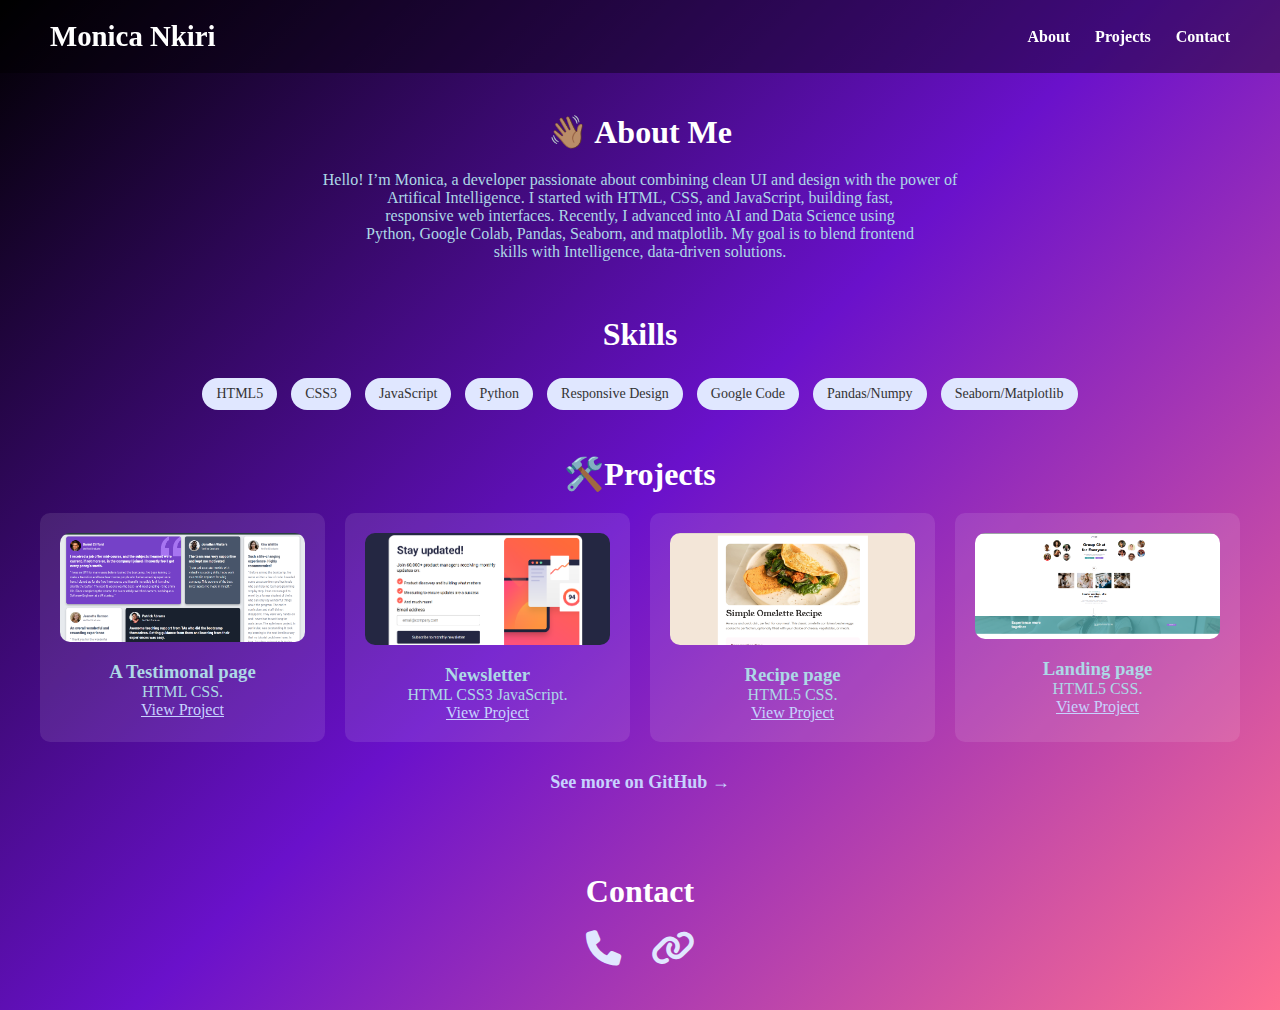
<file: index.html>
<!DOCTYPE html>
<html lang="en">
<head>
  <meta charset="UTF-8">
  <meta name="viewport" content="width=device-width, initial-scale=1.0">
  <title>My Portfolio</title>
  <link rel="stylesheet" href="styles.css">
  <link rel="stylesheet" href="https://cdnjs.cloudflare.com/ajax/libs/font-awesome/6.5.0/css/all.min.css">
</head>
<body>

  <header>
    <h1>Monica Nkiri</h1>
    <nav>
      <ul>
        <li><a href="#about">About</a></li>
        <li><a href="#projects">Projects</a></li>
        <li><a href="#contact">Contact</a></li>        

      </ul>
    </nav>
  </header>

  <section id="about">
    <h2>👋🏽 About Me</h2>
    <p>Hello! I’m Monica, a developer passionate about combining clean UI and design with the power of <br>Artifical Intelligence. I started with HTML, CSS, and JavaScript, building fast,<br> responsive web interfaces. Recently, I advanced into AI and Data Science using <br> Python, Google Colab, Pandas, Seaborn, and matplotlib. My goal is to blend frontend <br>skills with Intelligence, data-driven solutions.</p>
  </section>
 
<div class="skills">
    <h2>Skills</h2>
  <span class="skill">HTML5</span>
  <span class="skill">CSS3</span>
  <span class="skill">JavaScript</span>
  <span class="skill">Python</span>
  <span class="skill">Responsive Design</span>
  <span class="skill">Google Code</span>
  <span class="skill">Pandas/Numpy</span>
  <span class="skill">Seaborn/Matplotlib</span>

</div>

        <section id="projects">
        <h2>🛠️Projects</h2>
        <div class="projects">
            <div class="project-card">
                <img src="images/Testimonal.png" alt="Project Screenshot">
                <h3>A Testimonal page</h3>
                <p>HTML CSS.</p>
                <a href=https://testimonial-five-coral.vercel.app/ style="color: #c7d2fe;">View Project</a>
            </div>
            <div class="project-card">
                <img src="images/Newsletter.png" alt="Project Screenshot">
                <h3>Newsletter</h3>
                <p>HTML CSS3 JavaScript.</p>
                <a href="https://newsletter-nine-pied.vercel.app/" target="_blank" style="color: #c7d2fe; ">View Project</a>
            </div>
            <div class="project-card">
                <img src="images/Recipe page.png" alt="Project Screenshot">
                <h3>Recipe page</h3>
                <p>HTML5 CSS.</p>
                <a href="https://recipe-lyart-one.vercel.app/" target="_blank" style="color: #c7d2fe;">View Project</a>
            </div>
            <div class="project-card">
                <img src="images/landingpage.png" alt="Project Screenshot">
                <h3>Landing page</h3>
                <p>HTML5 CSS.</p>
                <a href="https://meet-landing-page-flax-iota.vercel.app/" target="_blank" style="color: #c7d2fe;">View Project</a>
            </div>
        </div>

        <div class="github-link">
            <a href="https://github.com/Luwisky" target="_blank">See more on GitHub →</a>
        </div>
        </section>
        
    
  <section id="contact">
  <h2>Contact</h2>
  <div class="contact-icons">
    <a href="tel:+2347059083946" title="Call">
      <i class="fas fa-phone"></i>
    </a>
    <a href="http://linktr.ee/wiskycode" target="_blank" title="Linktree">
      <i class="fas fa-link"></i> 
    </a>
  </div>
</section>

</body>
</html>
</file>
<file: styles.css>
@import url('https://fonts.googleapis.com/css2?family=Montserrat:ital,wght@0,100..900;1,100..900&family=Roboto:ital,wght@0,100..900;1,100..900&display=swap');

    /* Reset default margins and paddings */
    * {
      margin: 0;
      padding: 0;
      box-sizing: border-box;
    }

    body {
      font-family: 'Montserrat' sans-serif;
      /* background: linear-gradient(135deg, black, #00c6ff); */
      background: linear-gradient(135deg, black, #6a11cb, #ff6f91);
      color: white;
      min-height: 100vh;
     
    }

    header {
      display: flex;
      justify-content: space-between;
      align-items: center;
      padding: 20px 50px;
      background: rgba(0, 0, 0, 0.4);
      position: sticky;
      top: 0;
      z-index: 1000;
    }

   #about{
     text-align: center;

    }

    header h1, h2 {
      text-align: center;
      font-size: 1.8rem;
      font-weight: bold;
    }

    nav ul {
      display: flex;
      list-style: none;
      gap: 25px;
    }

    nav ul li a {
      text-decoration: none;
      color: white;
      font-weight: bold;
      transition: color 0.3s ease;
    }

      nav ul li a:hover {
      color: palevioletred;
    }
    
    .skills {
     text-align: center;
     margin-top: 15px;
    }

    .skill {
    display: inline-block;
    background-color: #e0e7ff;
    color: #333;
    padding: 8px 14px;
    margin: 5px;
    border-radius: 20px; /* Pill shape */
    font-size: 14px;
  
    font-weight: 500;
    transition: background-color 0.3s ease, transform 0.2s ease;
    }

    .skill:hover {
    background-color: #c7d2fe; /* Slightly darker blue on hover */
    transform: scale(1.05);
    }
    
    h2 {
      margin-bottom: 20px;
      font-size: 2rem;} 

      section {
            padding: 40px;
        }

        .projects {
            display: grid;
            grid-template-columns: repeat(auto-fit, minmax(250px, 1fr));
            gap: 20px;
        }
        .projects h3, p{
            color: lightblue;
        }
        .project-card {
            background: rgba(255, 255, 255, 0.1);
            padding: 20px;
            border-radius: 10px;
            text-align: center;
            transition: transform 0.3s ease;
        }

        .project-card:hover {
            transform: translateY(-5px);
        }

        .project-card img {
            max-width: 100%;
            border-radius: 10px;
            margin-bottom: 15px;
        }

        .github-link {
            display: block;
            text-align: center;
            margin-top: 30px;
            font-size: 18px;
        }

        .github-link a {
            color: #c7d2fe;
            text-decoration: none;
            font-weight: bold;
        }

        .github-link a:hover {
            text-decoration: underline;
        }
        

    
#contact {
  padding: 40px 20px;
  text-align: center;
}

.contact-icons {
  display: flex;
  justify-content: center;
  gap: 30px;
  font-size: 2.2rem;
}

.contact-icons a {
  color: #e0e7ff; /* Light blue */
  transition: transform 0.3s, color 0.3s;
}

.contact-icons a:hover {
  transform: scale(1.2);
  color: #ff6f91; /* Accent color */
}

/* Mobile adjustments */
@media (max-width: 600px) {
  .contact-icons {
    gap: 20px;
    font-size: 1.8rem;
  }
}
</file>
